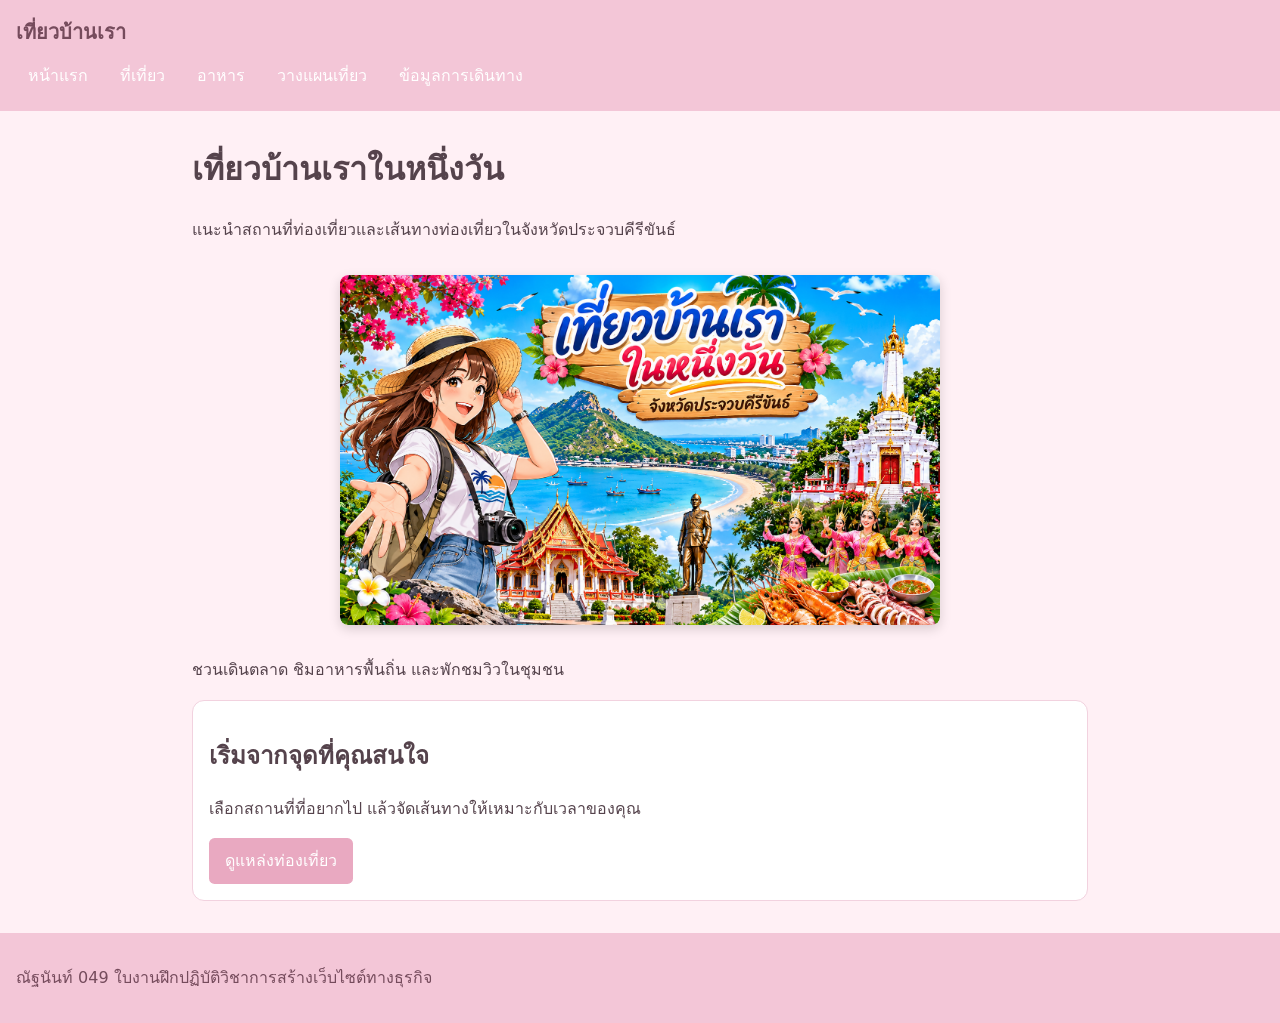
<file: index.html>
<! doctype html>
<html lang="th">
<head>
<meta charset="utf-8">
<meta name="viewport" content="width=device-width, initial-scale=1">
<title>หน้าแรก | เที่ยวบ้านเรา</title>
<link rel="stylesheet" href="style.css">
</head>
<body>
<header>
<p class="site-name">เที่ยวบ้านเรา</p>
<nav aria-label="เมนูหลัก">
<ul>
<li><a href="index.html" >หน้าแรก</a></li>
<li><a href="places.html">ที่เที่ยว</a></li>
<li><a href="food.html">อาหาร</a></li>
<li><a href="plan.html">วางแผนเที่ยว</a></li>
<li><a href="travel.html">ข้อมูลการเดินทาง</a></li>
</ul>
</nav>
</header>
<main>
<h1>เที่ยวบ้านเราในหนึ่งวัน</h1>
<p class="page-subtitle">
	แนะนำสถานที่ท่องเที่ยวและเส้นทางท่องเที่ยวในจังหวัดประจวบคีรีขันธ์
</p>
<!**ภาพสไลด์หน้าแรก**>

<div class="slider-container">
  <!-- ส่วนแสดงรูปภาพสไลด์ -->
  <div class="slider">
    <div class="slide" id="slide-1">
      <img src="images/pic1.png" alt="ภาพที่1">
    </div>
    <div class="slide" id="slide-2">
      <img src="images/Kaow.jpg" alt="ภาพที่ 2">
    </div>
    <div class="slide" id="slide-3">
      <img src="images/lukmuang.jpg" alt="ภาพที่ 3">
    </div>
  </div>

  <!-- ปุ่มกดเปลี่ยนสไลด์ด้านล่าง -->
  <div class="slider-nav">
    <a href="#slide-1"></a>
    <a href="#slide-2"></a>
    <a href="#slide-3"></a>
  </div>
</div>

<p>ชวนเดินตลาด ชิมอาหารพื้นถิ่น และพักชมวิวในชุมชน</p>
<section class="card">
<h2>เริ่มจากจุดที่คุณสนใจ</h2>
<p>เลือกสถานที่ที่อยากไป แล้วจัดเส้นทางให้เหมาะกับเวลาของคุณ</p>
<a class="button" href="places.html">ดูแหล่งท่องเที่ยว</a>

</section>
</main>
<footer>
<p>ณัฐนันท์ 049 ใบงานฝึกปฏิบัติวิชาการสร้างเว็บไซต์ทางธุรกิจ</p>

</footer>
</body>
</html>
</file>
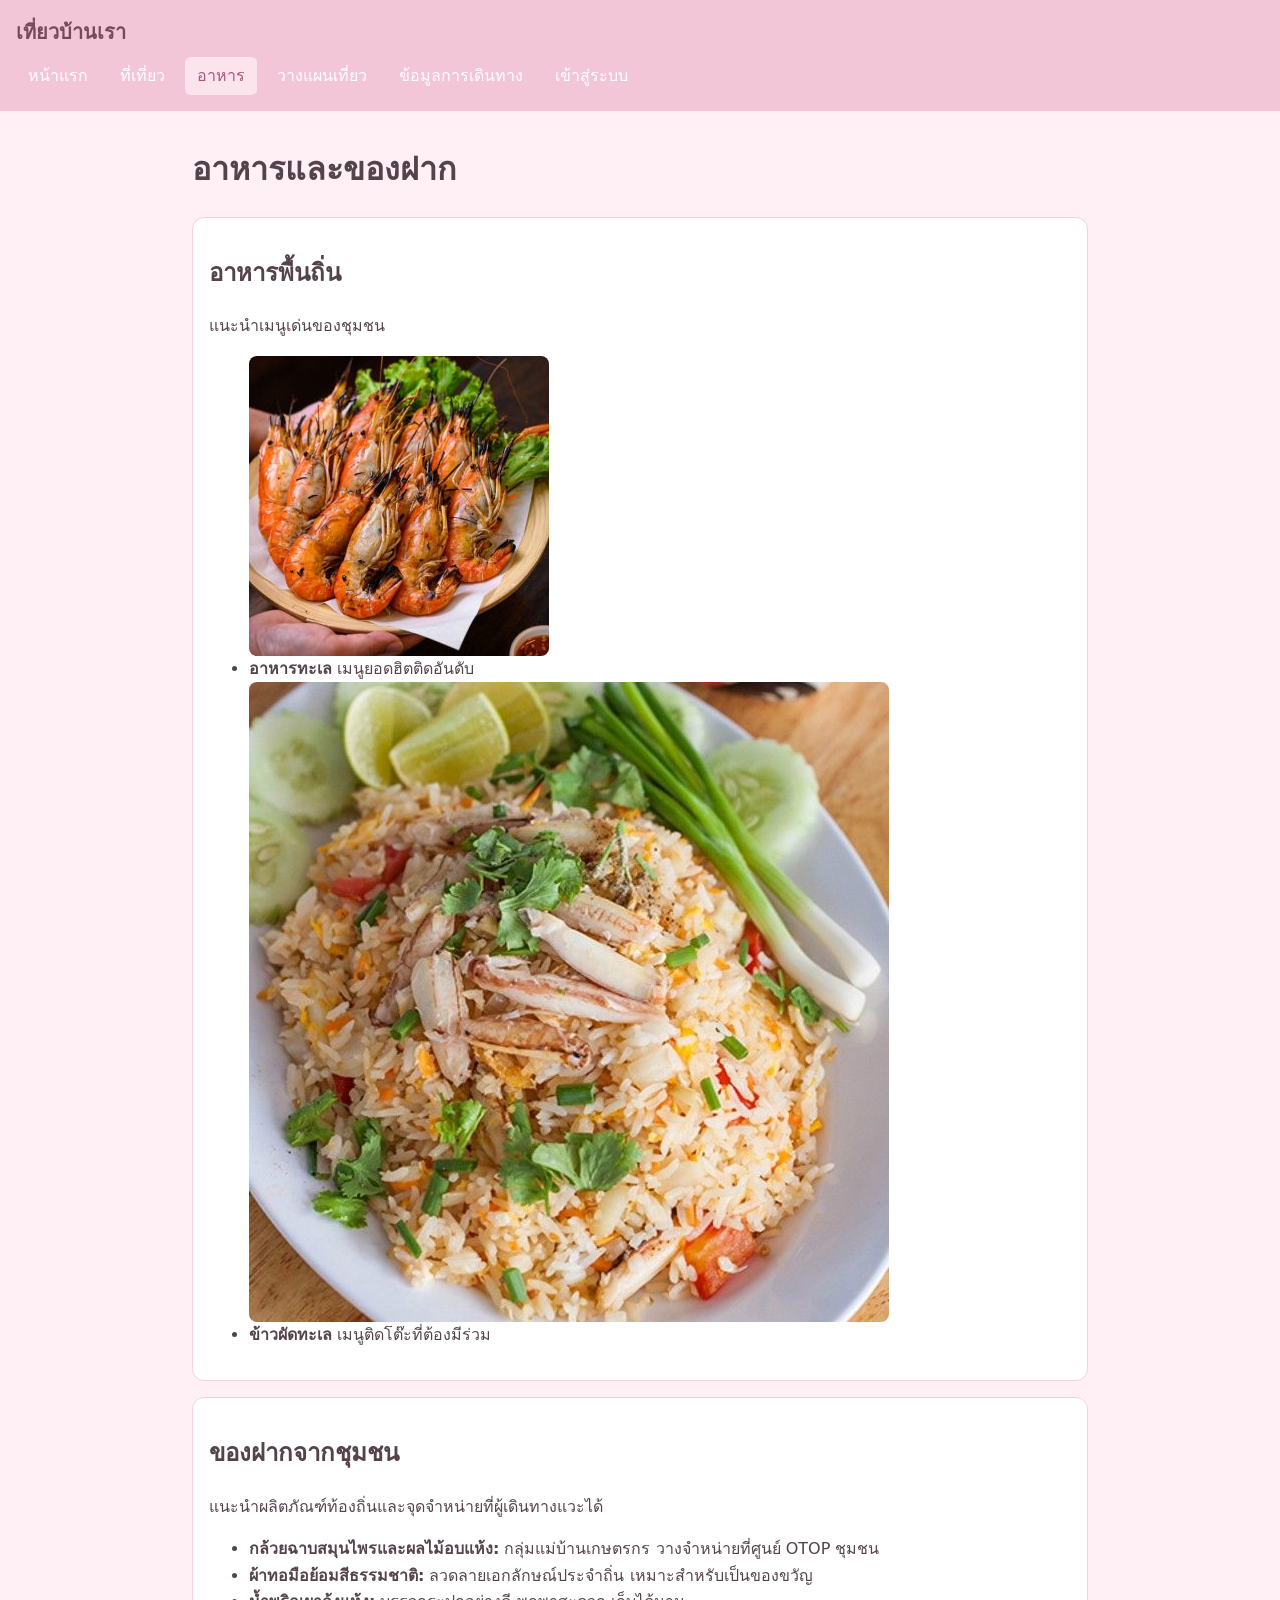
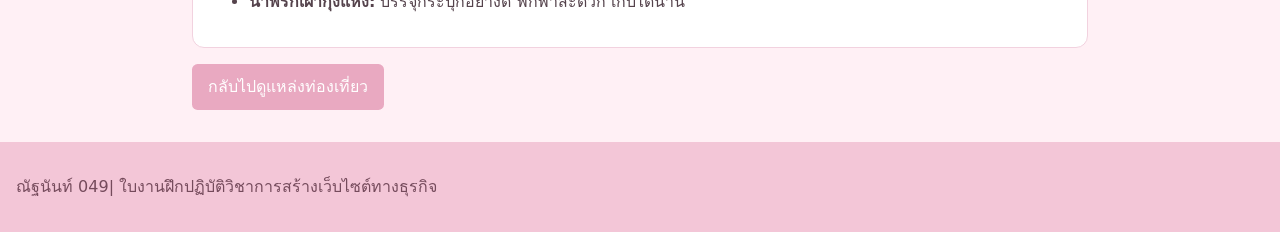
<file: food.html>
<!doctype html>
<html lang="th">
<head>
  <meta charset="utf-8">
  <meta name="viewport" content="width=device-width, initial-scale=1">
  <title>อาหาร | เที่ยวบ้านเรา</title>
  <link rel="stylesheet" href="style.css">
</head>
<body>
  <header>
    <p class="site-name">เที่ยวบ้านเรา</p>
    <nav aria-label="เมนูหลัก">
      <ul>
        <li><a href="index.html">หน้าแรก</a></li>
        <li><a href="places.html">ที่เที่ยว</a></li>
        <li><a href="food.html" aria-current="page">อาหาร</a></li>
        <li><a href="plan.html">วางแผนเที่ยว</a></li>
        <li><a href="travel.html">ข้อมูลการเดินทาง</a></li>
        <li><a href="login.html">เข้าสู่ระบบ</a></li>
      </ul>
    </nav>
  </header>

  <main>
    <h1>อาหารและของฝาก</h1>

    <section class="card">
      <h2>อาหารพื้นถิ่น</h2>
      <p>แนะนำเมนูเด่นของชุมชน </p>
      <ul>
        <img src="images/อาหารทะเล.jpg" alt="ภาพที่ 2">
        <li><strong>อาหารทะเล</strong> เมนูยอดฮิตติดอันดับ</li>
	   <img src="images/ข้าวผัดทะเล.jpg" alt="ภาพที่ 2">
	  <li><strong>ข้าวผัดทะเล</strong> เมนูติดโต๊ะที่ต้องมีร่วม</li>
      </ul>
    </section>

    <section class="card">
      <h2>ของฝากจากชุมชน</h2>
      <p>แนะนำผลิตภัณฑ์ท้องถิ่นและจุดจำหน่ายที่ผู้เดินทางแวะได้</p>
      <ul>
        <li><strong>กล้วยฉาบสมุนไพรและผลไม้อบแห้ง:</strong> กลุ่มแม่บ้านเกษตรกร วางจำหน่ายที่ศูนย์ OTOP ชุมชน</li>
        <li><strong>ผ้าทอมือย้อมสีธรรมชาติ:</strong> ลวดลายเอกลักษณ์ประจำถิ่น เหมาะสำหรับเป็นของขวัญ</li>
        <li><strong>น้ำพริกเผากุ้งแห้ง:</strong> บรรจุกระปุกอย่างดี พกพาสะดวก เก็บได้นาน</li>
      </ul>
    </section>

    <a class="button" href="places.html">กลับไปดูแหล่งท่องเที่ยว</a>
  </main>

  <footer>
    <p>ณัฐนันท์ 049| ใบงานฝึกปฏิบัติวิชาการสร้างเว็บไซต์ทางธุรกิจ</p>
  </footer>
</body>
</html>
</file>
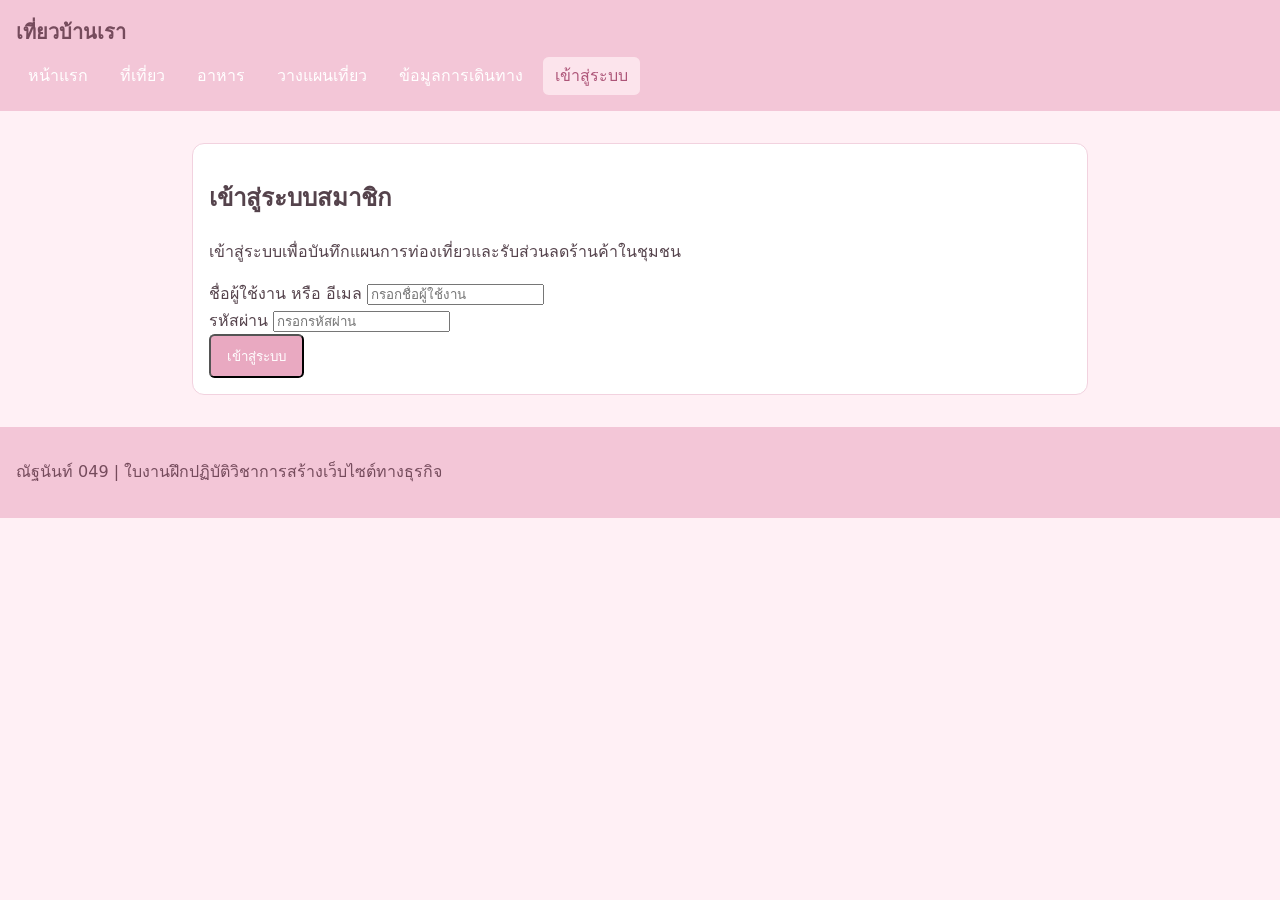
<file: login.html>
<!doctype html>
<html lang="th">
<head>
  <meta charset="utf-8">
  <meta name="viewport" content="width=device-width, initial-scale=1">
  <title>เข้าสู่ระบบ | เที่ยวบ้านเรา</title>
  <link rel="stylesheet" href="style.css">
</head>
<body>
  <header>
    <p class="site-name">เที่ยวบ้านเรา</p>
    <nav aria-label="เมนูหลัก">
      <ul>
        <li><a href="index.html">หน้าแรก</a></li>
        <li><a href="places.html">ที่เที่ยว</a></li>
        <li><a href="food.html">อาหาร</a></li>
        <li><a href="plan.html">วางแผนเที่ยว</a></li>
        <li><a href="travel.html">ข้อมูลการเดินทาง</a></li>
        <li><a href="login.html" aria-current="page">เข้าสู่ระบบ</a></li>
      </ul>
    </nav>
  </header>

  <main>
    <section class="card login-box">
      <h1>เข้าสู่ระบบสมาชิก</h1>
      <p>เข้าสู่ระบบเพื่อบันทึกแผนการท่องเที่ยวและรับส่วนลดร้านค้าในชุมชน</p>
      
      <form id="loginForm">
        <div class="form-group">
          <label for="username">ชื่อผู้ใช้งาน หรือ อีเมล</label>
          <input type="text" id="username" name="username" placeholder="กรอกชื่อผู้ใช้งาน" required>
        </div>

        <div class="form-group">
          <label for="password">รหัสผ่าน</label>
          <input type="password" id="password" name="password" placeholder="กรอกรหัสผ่าน" required>
        </div>

        <button type="submit" class="button btn-full">เข้าสู่ระบบ</button>
      </form>
    </section>
  </main>

  <footer>
    <p>ณัฐนันท์ 049 | ใบงานฝึกปฏิบัติวิชาการสร้างเว็บไซต์ทางธุรกิจ</p>
  </footer>

  <script>
    document.getElementById('loginForm').addEventListener('submit', function(e) {
      e.preventDefault();
      const user = document.getElementById('username').value;
      alert('ยินดีต้อนรับคุณ ' + user + ' เข้าสู่ระบบเที่ยวบ้านเรา!');
      window.location.href = 'index.html';
    });
  </script>
</body>
</html>
</file>
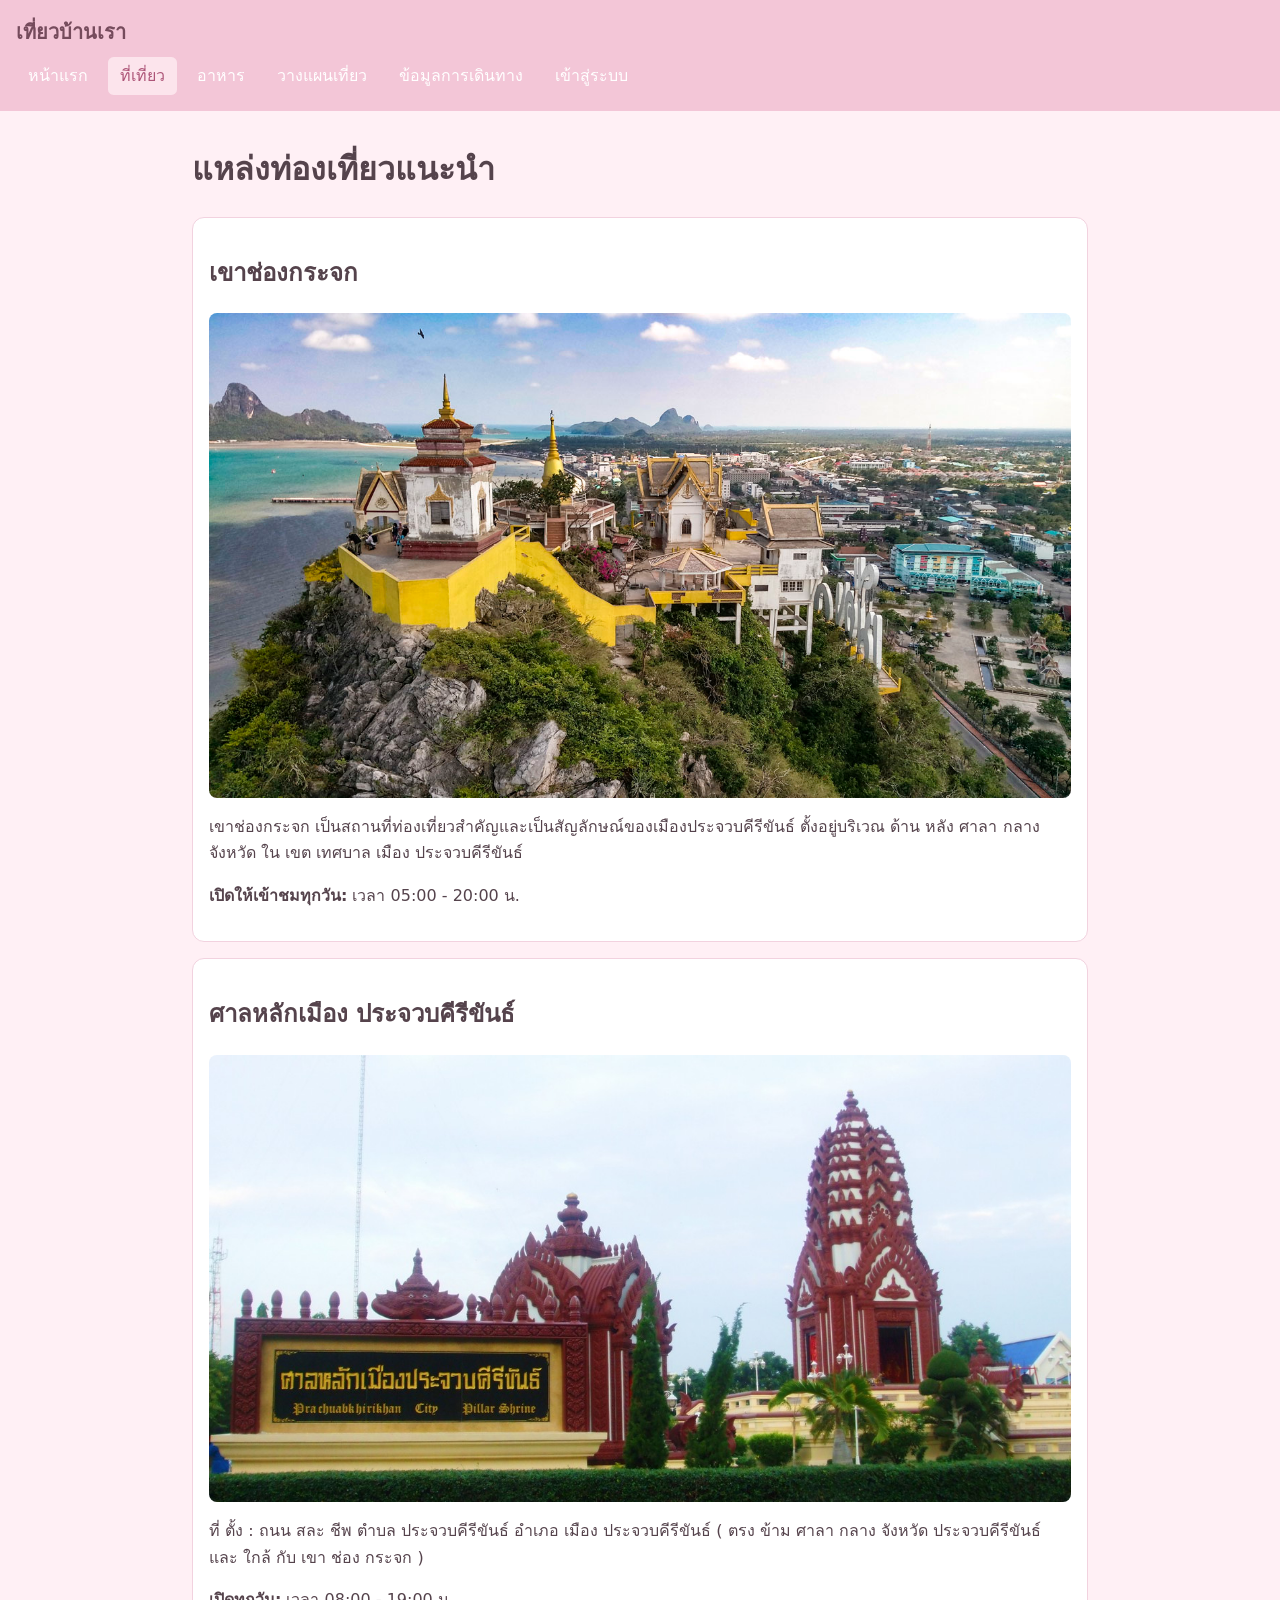
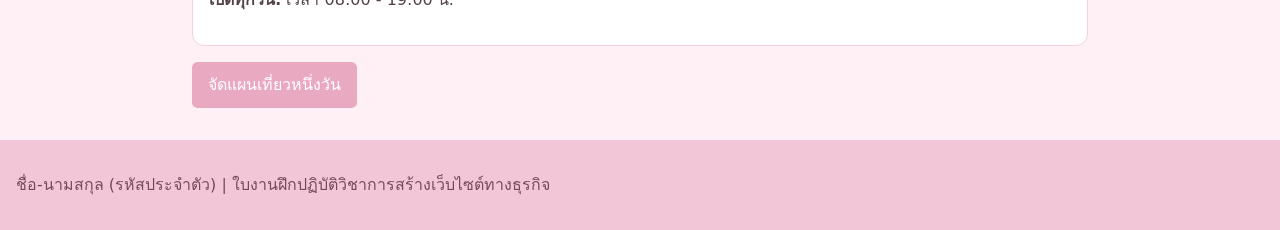
<file: places.html>
<!doctype html>
<html lang="th">
<head>
  <meta charset="utf-8">
  <meta name="viewport" content="width=device-width, initial-scale=1">
  <title>ที่เที่ยว | เที่ยวบ้านเรา</title>
  <link rel="stylesheet" href="style.css">
</head>
<body>
  <header>
    <p class="site-name">เที่ยวบ้านเรา</p>
    <nav aria-label="เมนูหลัก">
      <ul>
        <li><a href="index.html">หน้าแรก</a></li>
        <li><a href="places.html" aria-current="page">ที่เที่ยว</a></li>
        <li><a href="food.html">อาหาร</a></li>
        <li><a href="plan.html">วางแผนเที่ยว</a></li>
        <li><a href="travel.html">ข้อมูลการเดินทาง</a></li>
        <li><a href="login.html">เข้าสู่ระบบ</a></li>
      </ul>
    </nav>
  </header>

  <main>
    <h1>แหล่งท่องเที่ยวแนะนำ</h1>

    <section class="card">
      <h2>เขาช่องกระจก</h2>
  <img src="images/Kaow.jpg" alt="ภาพที่ 1">
      <p>เขาช่องกระจก เป็นสถานที่ท่องเที่ยวสำคัญและเป็นสัญลักษณ์ของเมืองประจวบคีรีขันธ์ ตั้งอยู่บริเวณ
ด้าน หลัง ศาลา กลาง จังหวัด ใน เขต เทศบาล เมือง ประจวบคีรีขันธ์</p>
      <p><strong>เปิดให้เข้าชมทุกวัน:</strong>  เวลา 05:00 - 20:00 น.</p>
    </section>

    <section class="card">
      <h2>ศาลหลักเมือง ประจวบคีรีขันธ์</h2>
  <img src="images/lukmuang.jpg" alt="ภาพที่ 2">
      <p>ที่ ตั้ง : ถนน สละ ชีพ ตำบล ประจวบคีรีขันธ์ อำเภอ เมือง ประจวบคีรีขันธ์ ( ตรง ข้าม ศาลา กลาง จังหวัด
ประจวบคีรีขันธ์ และ ใกล้ กับ เขา ช่อง กระจก )</p>
      <p><strong>เปิดทุกวัน:</strong> เวลา 08:00 - 19:00 น. </p>
    </section>

    <a class="button" href="plan.html">จัดแผนเที่ยวหนึ่งวัน</a>
  </main>

  <footer>
    <p>ชื่อ-นามสกุล (รหัสประจำตัว) | ใบงานฝึกปฏิบัติวิชาการสร้างเว็บไซต์ทางธุรกิจ</p>
  </footer>
</body>
</html>
</file>
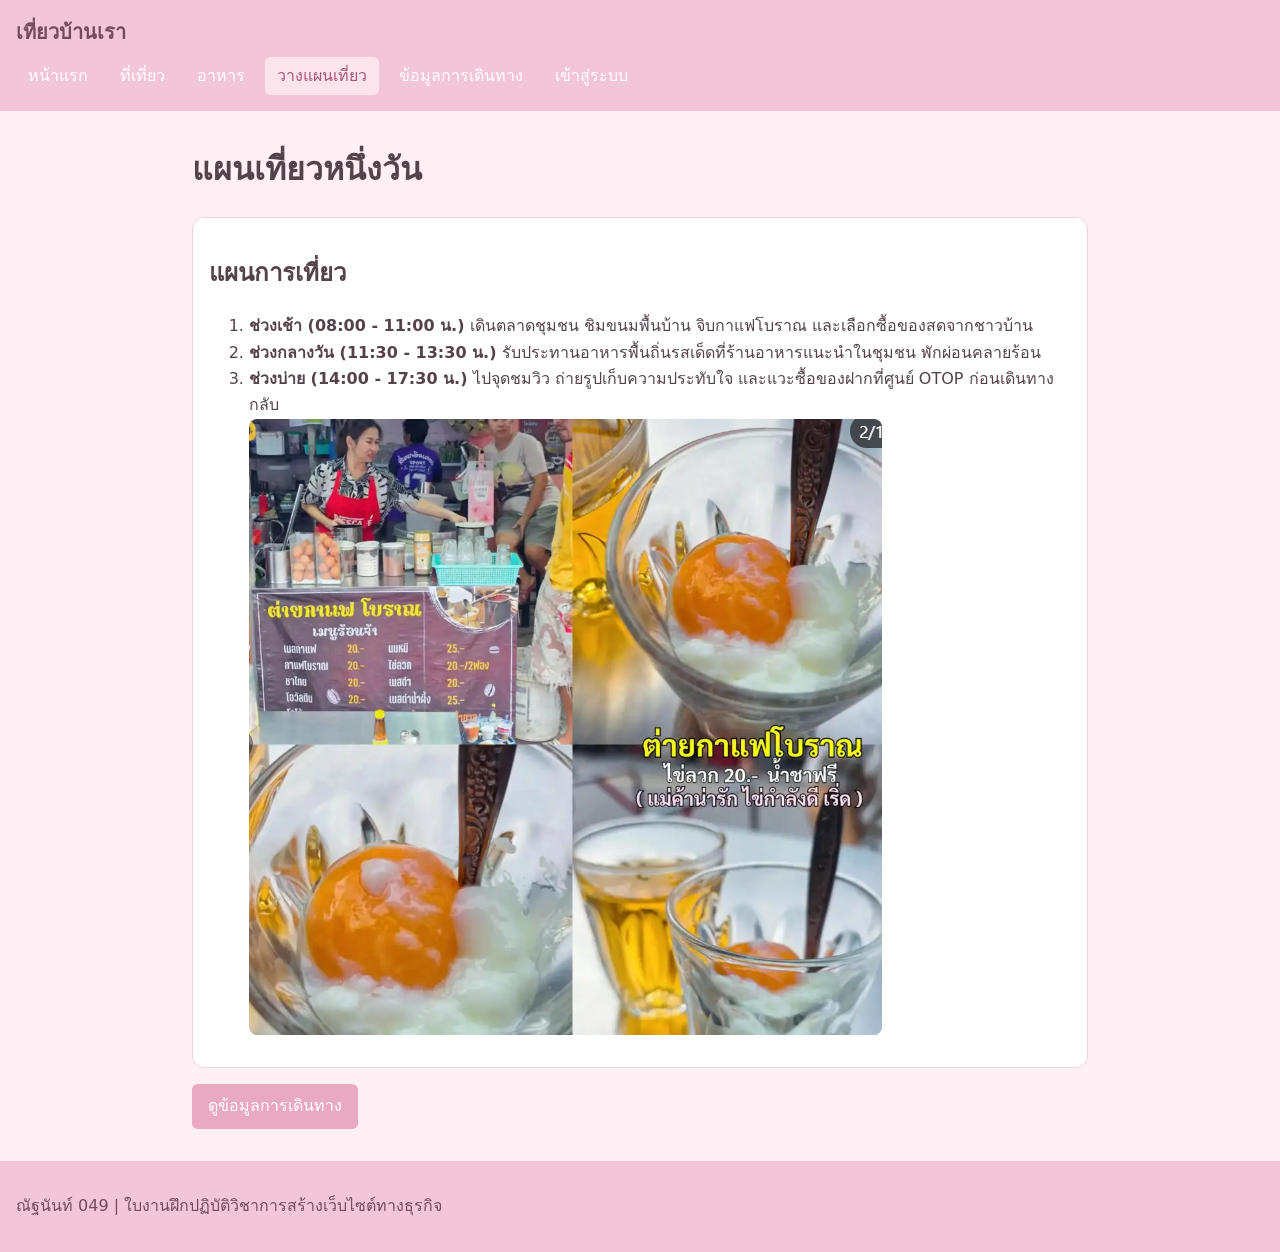
<file: plan.html>
<!doctype html>
<html lang="th">
<head>
  <meta charset="utf-8">
  <meta name="viewport" content="width=device-width, initial-scale=1">
  <title>วางแผนเที่ยว | เที่ยวบ้านเรา</title>
  <link rel="stylesheet" href="style.css">
</head>
<body>
  <header>
    <p class="site-name">เที่ยวบ้านเรา</p>
    <nav aria-label="เมนูหลัก">
      <ul>
        <li><a href="index.html">หน้าแรก</a></li>
        <li><a href="places.html">ที่เที่ยว</a></li>
        <li><a href="food.html">อาหาร</a></li>
        <li><a href="plan.html" aria-current="page">วางแผนเที่ยว</a></li>
        <li><a href="travel.html">ข้อมูลการเดินทาง</a></li>
        <li><a href="login.html">เข้าสู่ระบบ</a></li>
      </ul>
    </nav>
  </header>

  <main>
    <h1>แผนเที่ยวหนึ่งวัน</h1>

    <section class="card">
      <h2>แผนการเที่ยว</h2>
      <ol>
	
        <li><strong>ช่วงเช้า (08:00 - 11:00 น.)</strong> เดินตลาดชุมชน ชิมขนมพื้นบ้าน จิบกาแฟโบราณ และเลือกซื้อของสดจากชาวบ้าน</li>
        <li><strong>ช่วงกลางวัน (11:30 - 13:30 น.)</strong> รับประทานอาหารพื้นถิ่นรสเด็ดที่ร้านอาหารแนะนำในชุมชน พักผ่อนคลายร้อน</li>
        <li><strong>ช่วงบ่าย (14:00 - 17:30 น.)</strong> ไปจุดชมวิว ถ่ายรูปเก็บความประทับใจ และแวะซื้อของฝากที่ศูนย์ OTOP ก่อนเดินทางกลับ</li>
	 <img src="images/pic2.png" alt="ภาพที่ 1">
      </ol>
    </section>

    <a class="button" href="travel.html">ดูข้อมูลการเดินทาง</a>
  </main>

  <footer>
    <p>ณัฐนันท์ 049 | ใบงานฝึกปฏิบัติวิชาการสร้างเว็บไซต์ทางธุรกิจ</p>
  </footer>
</body>
</html>
</file>
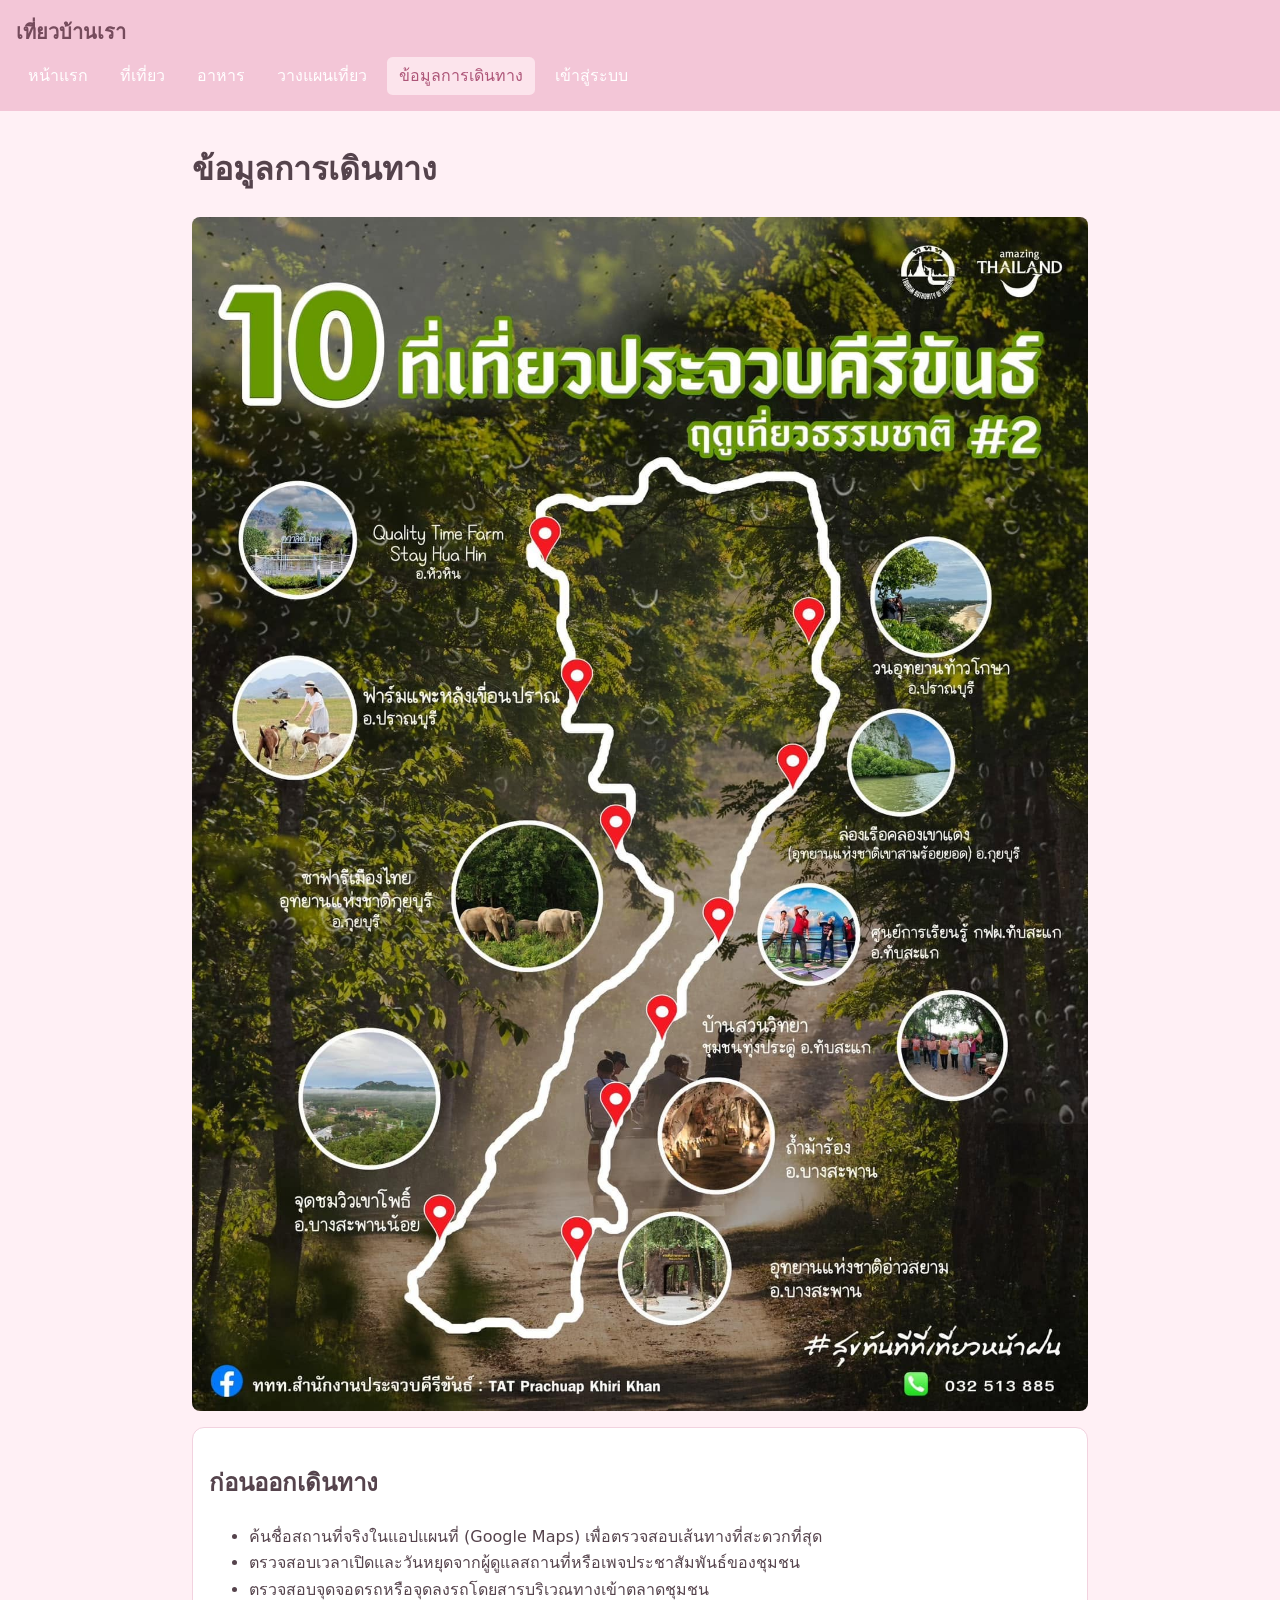
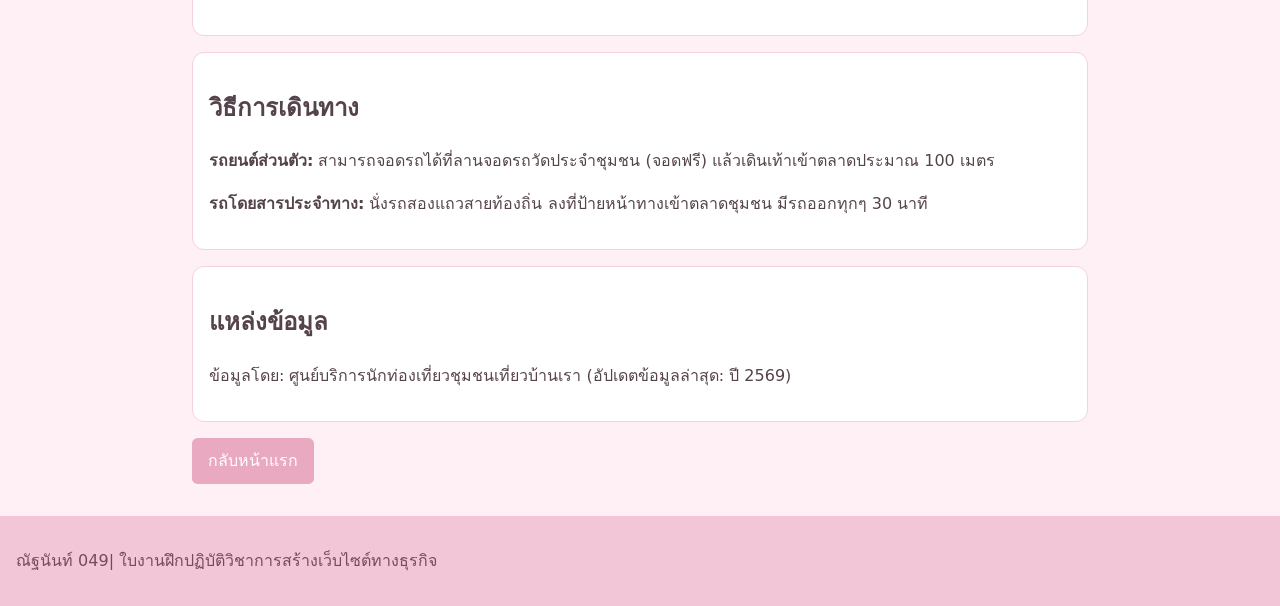
<file: travel.html>
<!doctype html>
<html lang="th">
<head>
  <meta charset="utf-8">
  <meta name="viewport" content="width=device-width, initial-scale=1">
  <title>ข้อมูลการเดินทาง | เที่ยวบ้านเรา</title>
  <link rel="stylesheet" href="style.css">
</head>
<body>
  <header>
    <p class="site-name">เที่ยวบ้านเรา</p>
    <nav aria-label="เมนูหลัก">
      <ul>
        <li><a href="index.html">หน้าแรก</a></li>
        <li><a href="places.html">ที่เที่ยว</a></li>
        <li><a href="food.html">อาหาร</a></li>
        <li><a href="plan.html">วางแผนเที่ยว</a></li>
        <li><a href="travel.html" aria-current="page">ข้อมูลการเดินทาง</a></li>
        <li><a href="login.html">เข้าสู่ระบบ</a></li>
      </ul>
    </nav>
  </header>

  <main>
    <h1>ข้อมูลการเดินทาง</h1>
 <img src="images/maptravel.jpg" alt="ภาพที่ 2">

    <section class="card">
      <h2>ก่อนออกเดินทาง</h2>
      <ul>
        <li>ค้นชื่อสถานที่จริงในแอปแผนที่ (Google Maps) เพื่อตรวจสอบเส้นทางที่สะดวกที่สุด</li>
        <li>ตรวจสอบเวลาเปิดและวันหยุดจากผู้ดูแลสถานที่หรือเพจประชาสัมพันธ์ของชุมชน</li>
        <li>ตรวจสอบจุดจอดรถหรือจุดลงรถโดยสารบริเวณทางเข้าตลาดชุมชน</li>
      </ul>
    </section>

    <section class="card">
      <h2>วิธีการเดินทาง</h2>
      <p><strong>รถยนต์ส่วนตัว:</strong> สามารถจอดรถได้ที่ลานจอดรถวัดประจำชุมชน (จอดฟรี) แล้วเดินเท้าเข้าตลาดประมาณ 100 เมตร</p>
      <p><strong>รถโดยสารประจำทาง:</strong> นั่งรถสองแถวสายท้องถิ่น ลงที่ป้ายหน้าทางเข้าตลาดชุมชน มีรถออกทุกๆ 30 นาที</p>
    </section>

    <section class="card">
      <h2>แหล่งข้อมูล</h2>
      <p>ข้อมูลโดย: ศูนย์บริการนักท่องเที่ยวชุมชนเที่ยวบ้านเรา (อัปเดตข้อมูลล่าสุด: ปี 2569)</p>
    </section>

    <a class="button" href="index.html">กลับหน้าแรก</a>
  </main>

  <footer>
    <p>ณัฐนันท์ 049| ใบงานฝึกปฏิบัติวิชาการสร้างเว็บไซต์ทางธุรกิจ</p>
  </footer>
</body>
</html>
</file>
<file: style.css>
* {
    box-sizing: border-box;
}

body {
    margin: 0;
    font-family: system-ui, sans-serif;
    line-height: 1.65;
    color: #55434c;
    background: #FFF0F5;
}

header, footer {
    padding: 1rem;
    color: #754B5C;
    background: #F3C6D7;
}

.site-name {
    margin: 0 0 0.5rem;
    font-size: 1.25rem;
    font-weight: bold;
}

nav ul {
    display: flex;
    flex-wrap: wrap;
    gap: 0.5rem;
    margin: 0;
    padding: 0;
    list-style: none;
}

nav a {
    display: block;
    padding: 0.35rem 0.75rem;
    color: #ffffff;
    border-radius: 0.35rem;
    text-decoration: none;
}

nav a:hover, nav a[aria-current="page"] {
    background: #FCE4EC;
    color: #AD5578;
}

a:focus-visible {
    outline: 3px solid #D77FA0;
    outline-offset: 3px;
}

main {
    width: min(92%, 56rem);
    margin: 2rem auto;
}

.card {
    margin: 1rem 0;
    padding: 1rem;
    border: 1px solid #F2D2DF;
    border-radius: 0.75rem;
    background: #FFFFFF;
}

img {
    display: block;
    max-width: 100%;
    height: auto;
    border-radius: 0.5rem;
}

.button {
    display: inline-block;
    padding: 0.6rem 1rem;
    border-radius: 0.35rem;
    background: #E9A9C1;
    color: white;
    text-decoration: none;
}

.gallery-list {
    display: grid;
    grid-template-columns: repeat(3, 1fr);
    gap: 1rem;
}

.gallery-list img {
    width: 100%;
    height: 180px;
    object-fit: cover;
}

@media (max-width: 600px) {
    .gallery-list {
        grid-template-columns: repeat(2, 1fr);
    }
}
.slider-container {
  width: 100%;
  max-width: 600px; /* ปรับขนาดความกว้างตามต้องการ */
  margin: 2rem auto;
  position: relative;
  border-radius: 8px;
  overflow: hidden;
  box-shadow: 0 4px 12px rgba(0, 0, 0, 0.15);
}

/* กล่องบรรจุภาพทั้งหมดเรียงต่อกันในแนวนอน */
.slider {
  display: flex;
  overflow-x: auto;
  scroll-snap-type: x mandatory;
  scroll-behavior: smooth;
  scrollbar-width: none; /* ซ่อน Scrollbar ใน Firefox */
}

/* ซ่อน Scrollbar ใน Chrome, Safari และ Edge */
.slider::-webkit-scrollbar {
  display: none;
}

/* แต่ละสไลด์ */
.slide {
  flex: 0 0 100%;
  width: 100%;
  scroll-snap-align: start;
}

/* รูปภาพในสไลด์ */
.slide img {
  width: 100%;
  height: 350px; /* ปรับความสูงของรูปได้ตามต้องการ */
  object-fit: cover;
  display: block;
}

/* ปุ่มนำทาง (จุดวงกลมด้านล่าง) */
.slider-nav {
  display: flex;
  justify-content: center;
  gap: 10px;
  position: absolute;
  bottom: 15px;
  left: 0;
  right: 0;
  z-index: 10;
}

.slider-nav a {
  width: 12px;
  height: 12px;
  border-radius: 50%;
  background-color: rgba(255, 255, 255, 0.5);
  transition: background-color 0.3s ease;
}

.slider-nav a:hover,
.slider-nav a:focus {
  background-color: rgba(255, 255, 255, 1);
}
</file>
